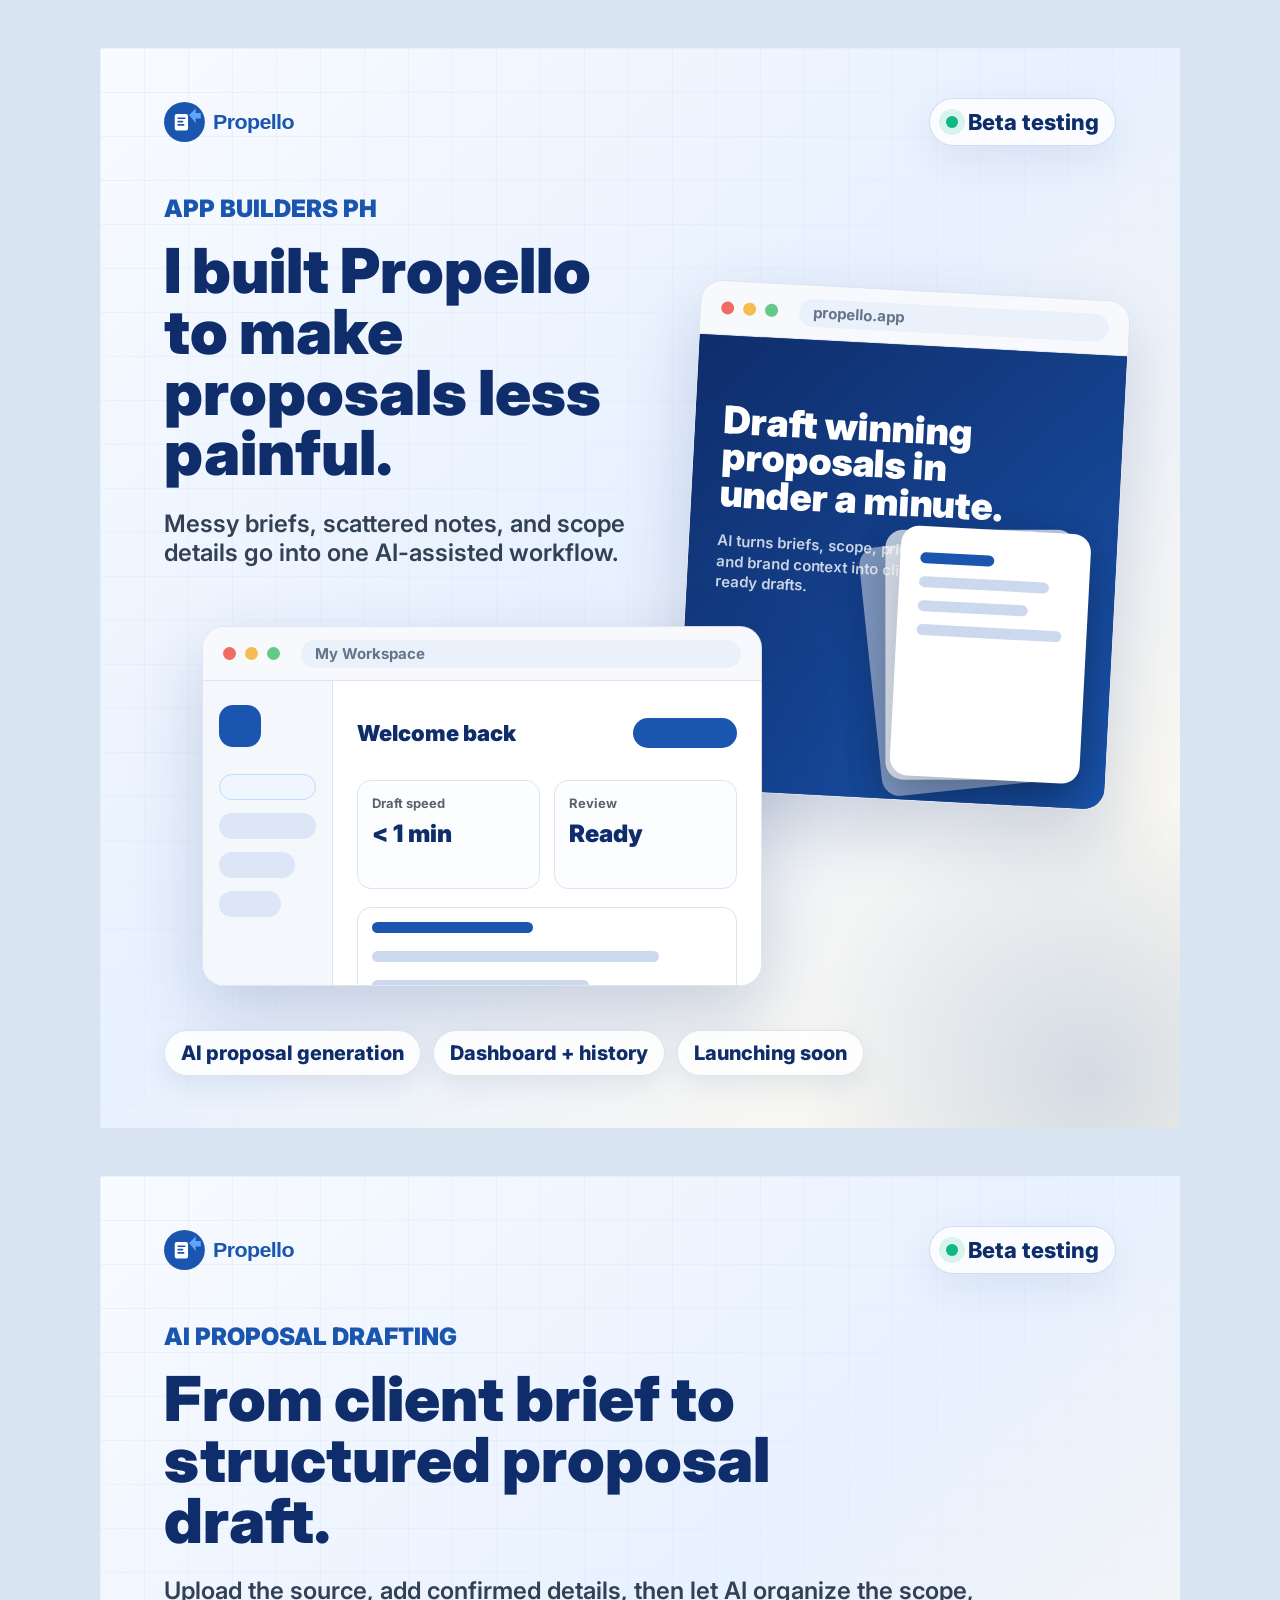
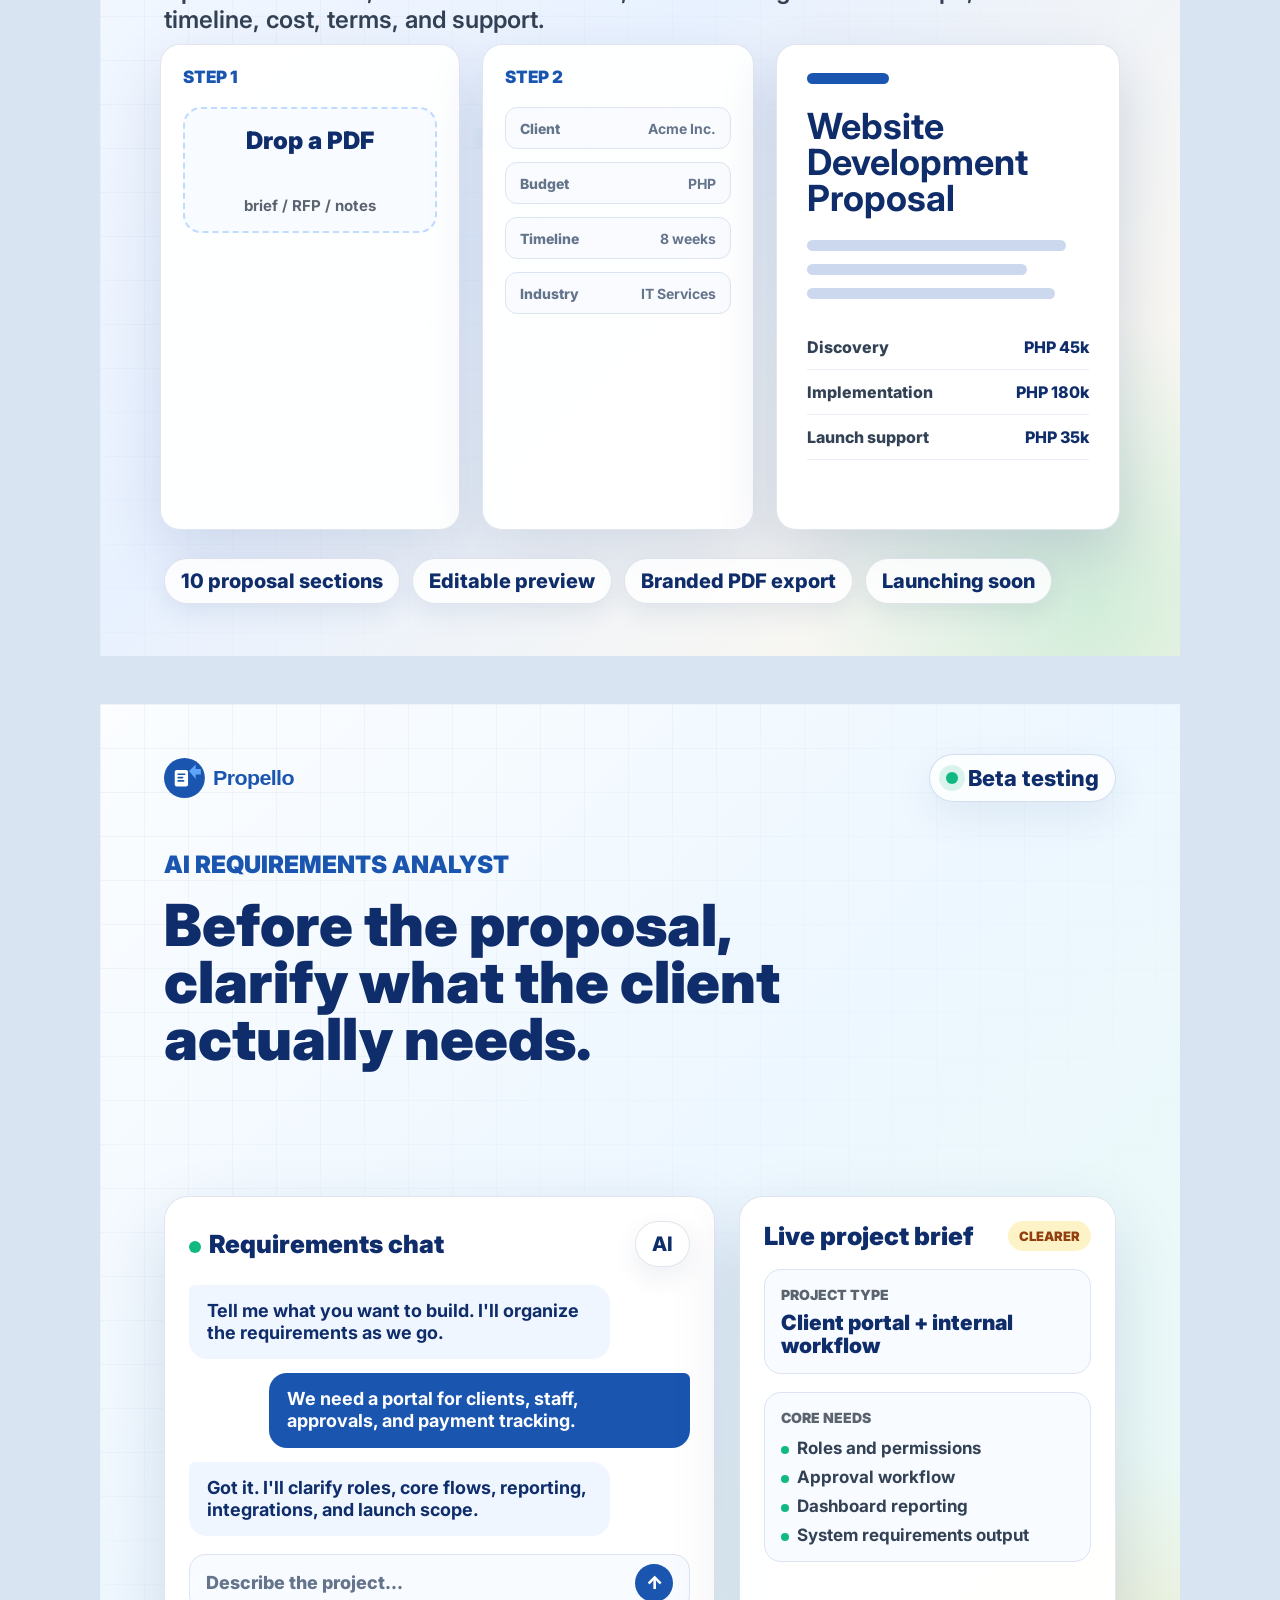
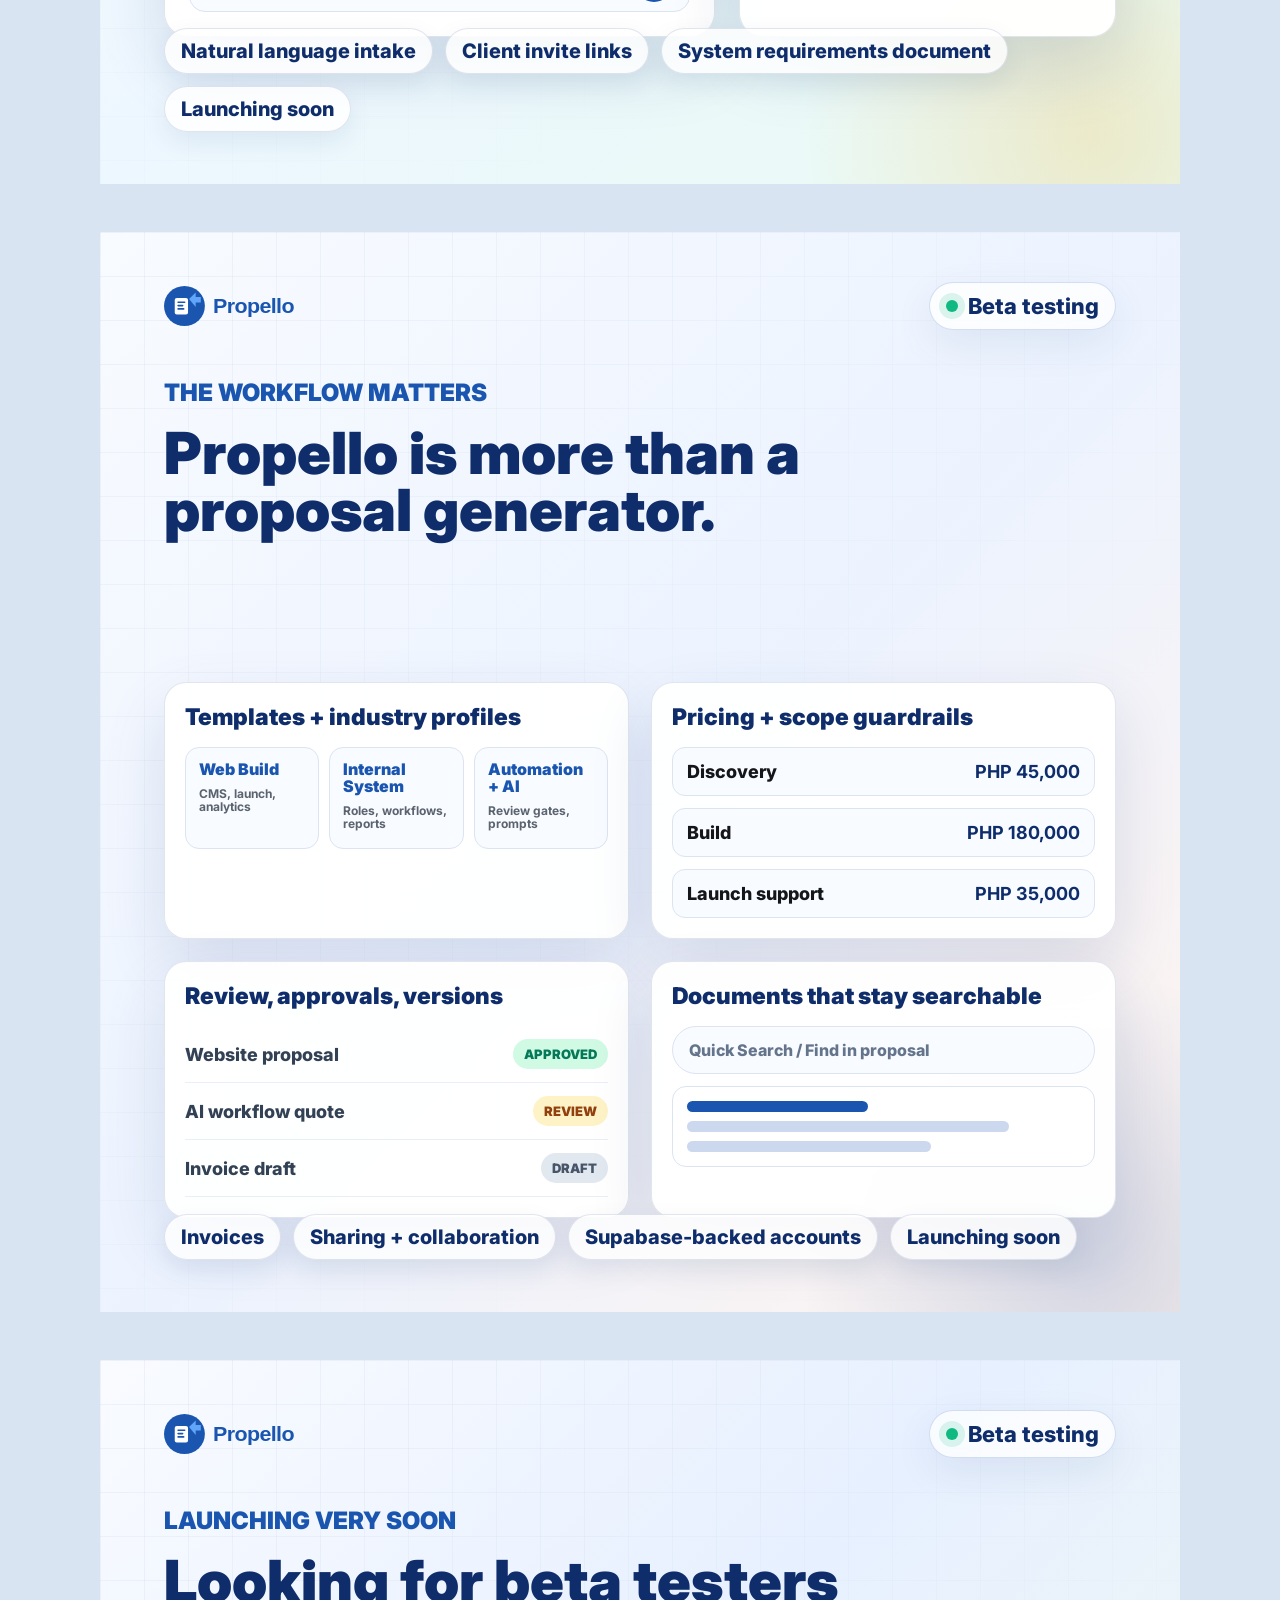
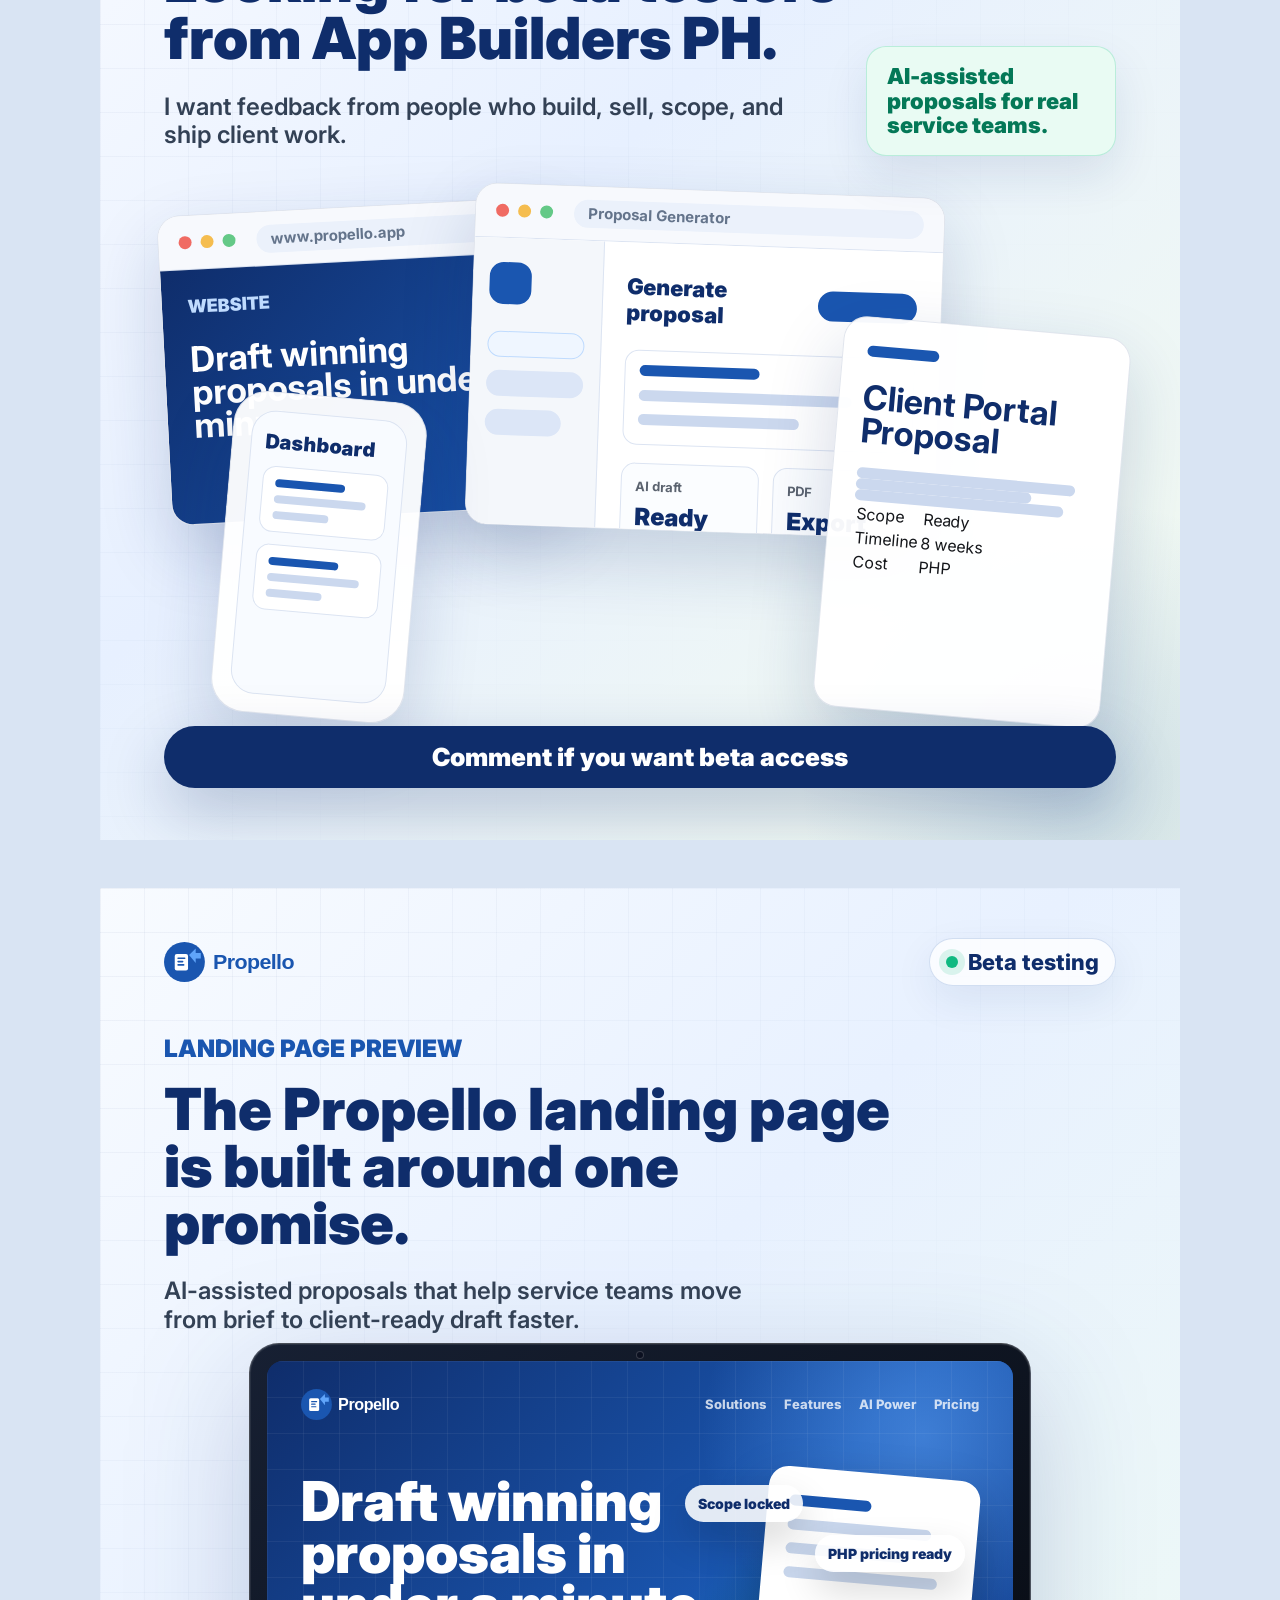
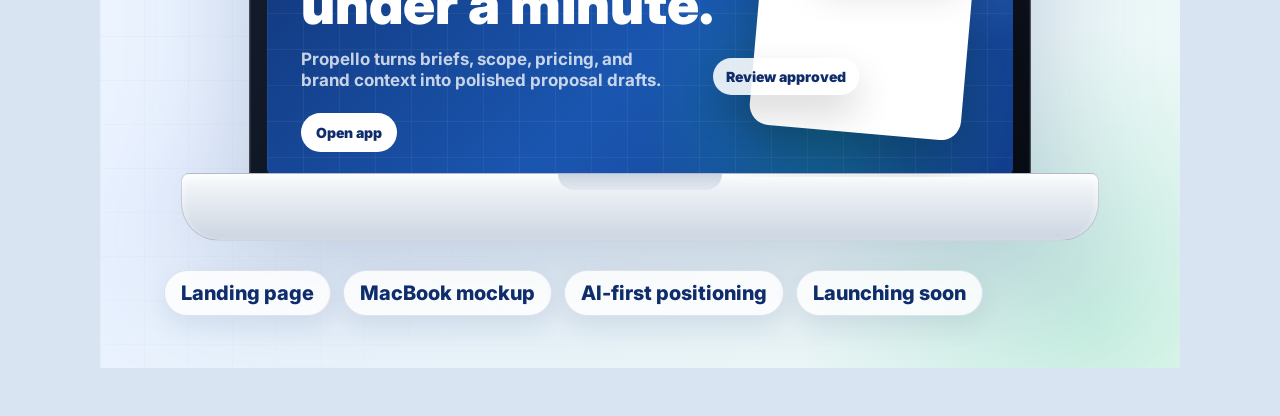
<file: social-posts/index.html>
<!DOCTYPE html>
<html lang="en">
<head>
  <meta charset="UTF-8" />
  <meta name="viewport" content="width=device-width, initial-scale=1.0" />
  <title>Propello App Builders PH Social Posts</title>
  <link rel="preconnect" href="https://fonts.googleapis.com" />
  <link rel="preconnect" href="https://fonts.gstatic.com" crossorigin />
  <link href="https://fonts.googleapis.com/css2?family=Inter:wght@400;500;600;700;800;900&display=swap" rel="stylesheet" />
  <style>
    :root {
      --blue: #1A56B0;
      --blue-dark: #0F2D6B;
      --blue-sky: #3B82F6;
      --blue-soft: #EFF6FF;
      --ink: #14161a;
      --muted: #5b636f;
      --line: #dce4f2;
      --paper: #ffffff;
      --cream: #fff8e8;
      --mint: #e9fbf3;
      --green: #10b981;
      --amber: #f59e0b;
      --coral: #ef5d50;
    }

    * { box-sizing: border-box; }
    body {
      margin: 0;
      background: #d9e4f3;
      color: var(--ink);
      font-family: Inter, system-ui, -apple-system, BlinkMacSystemFont, "Segoe UI", sans-serif;
    }

    .board {
      display: grid;
      gap: 48px;
      padding: 48px;
      justify-content: center;
    }

    .post {
      width: 1080px;
      height: 1080px;
      position: relative;
      overflow: hidden;
      background:
        linear-gradient(135deg, #f8fbff 0%, #e8f1ff 48%, #fff9ec 100%);
      isolation: isolate;
    }

    .post::before {
      content: "";
      position: absolute;
      inset: 0;
      background-image:
        linear-gradient(rgba(15, 45, 107, 0.06) 1px, transparent 1px),
        linear-gradient(90deg, rgba(15, 45, 107, 0.06) 1px, transparent 1px);
      background-size: 44px 44px;
      mask-image: linear-gradient(135deg, rgba(0, 0, 0, 0.78), transparent 72%);
      z-index: -2;
    }

    .post::after {
      content: "";
      position: absolute;
      right: -220px;
      bottom: -260px;
      width: 620px;
      height: 620px;
      background: radial-gradient(circle, rgba(26, 86, 176, 0.18), transparent 66%);
      z-index: -1;
    }

    .topbar {
      position: absolute;
      left: 64px;
      right: 64px;
      top: 50px;
      display: flex;
      align-items: center;
      justify-content: space-between;
      z-index: 4;
    }

    .logo {
      width: 188px;
      height: auto;
      display: block;
    }

    .badge {
      display: inline-flex;
      align-items: center;
      gap: 10px;
      padding: 10px 16px;
      border: 1px solid rgba(26, 86, 176, 0.18);
      border-radius: 999px;
      background: rgba(255, 255, 255, 0.76);
      color: var(--blue-dark);
      font-size: 22px;
      font-weight: 800;
      letter-spacing: 0;
      box-shadow: 0 14px 40px rgba(15, 45, 107, 0.08);
    }

    .badge i {
      width: 12px;
      height: 12px;
      border-radius: 50%;
      background: var(--green);
      box-shadow: 0 0 0 7px rgba(16, 185, 129, 0.14);
    }

    .copy {
      position: absolute;
      left: 64px;
      top: 146px;
      width: 560px;
      z-index: 5;
    }

    .copy--wide { width: 710px; }
    .copy--right {
      left: auto;
      right: 64px;
      width: 510px;
    }

    .eyebrow {
      display: block;
      margin-bottom: 18px;
      color: var(--blue);
      font-size: 24px;
      font-weight: 900;
      text-transform: uppercase;
      letter-spacing: 0;
    }

    h1 {
      margin: 0;
      color: var(--blue-dark);
      font-size: 62px;
      line-height: 0.98;
      letter-spacing: 0;
      font-weight: 900;
    }

    .copy p {
      margin: 26px 0 0;
      color: #334155;
      font-size: 24px;
      line-height: 1.2;
      font-weight: 600;
    }

    .chips {
      position: absolute;
      left: 64px;
      right: 64px;
      bottom: 52px;
      display: flex;
      flex-wrap: wrap;
      gap: 12px;
      z-index: 6;
    }

    .chip {
      display: inline-flex;
      align-items: center;
      min-height: 44px;
      padding: 10px 16px;
      border-radius: 999px;
      background: rgba(255, 255, 255, 0.84);
      border: 1px solid rgba(15, 45, 107, 0.12);
      color: var(--blue-dark);
      font-size: 20px;
      font-weight: 800;
      box-shadow: 0 10px 26px rgba(15, 45, 107, 0.08);
    }

    .browser,
    .panel,
    .phone,
    .paper {
      background: rgba(255, 255, 255, 0.96);
      border: 1px solid rgba(15, 45, 107, 0.12);
      box-shadow: 0 28px 70px rgba(15, 45, 107, 0.18);
    }

    .browser {
      border-radius: 22px;
      overflow: hidden;
    }

    .browser__bar {
      height: 54px;
      display: flex;
      align-items: center;
      gap: 9px;
      padding: 0 20px;
      background: #f7f9fd;
      border-bottom: 1px solid var(--line);
    }

    .browser__dot {
      width: 13px;
      height: 13px;
      border-radius: 50%;
      background: #d8dfeb;
    }

    .browser__dot:nth-child(1) { background: #f06b63; }
    .browser__dot:nth-child(2) { background: #f5bd4f; }
    .browser__dot:nth-child(3) { background: #64c987; }

    .browser__url {
      margin-left: 12px;
      height: 28px;
      flex: 1;
      border-radius: 999px;
      background: #ebf1fb;
      color: #64748b;
      display: flex;
      align-items: center;
      padding: 0 14px;
      font-size: 15px;
      font-weight: 700;
    }

    .landing-mock {
      position: absolute;
      right: 62px;
      top: 206px;
      width: 460px;
      height: 545px;
      transform: rotate(3deg);
      z-index: 2;
    }

    .landing-mock .browser__body {
      height: 491px;
      padding: 28px;
      background:
        linear-gradient(135deg, rgba(15, 45, 107, 0.98), rgba(26, 86, 176, 0.92)),
        #0F2D6B;
      color: #fff;
      position: relative;
      overflow: hidden;
    }

    .landing-title {
      margin-top: 38px;
      font-size: 42px;
      line-height: 0.96;
      font-weight: 900;
      color: #fff;
      max-width: 330px;
    }

    .landing-copy {
      margin-top: 20px;
      width: 270px;
      color: rgba(255, 255, 255, 0.78);
      font-size: 16px;
      line-height: 1.35;
      font-weight: 600;
    }

    .mini-doc-stack {
      position: absolute;
      right: 26px;
      bottom: 26px;
      width: 190px;
      height: 250px;
    }

    .mini-doc-stack span {
      position: absolute;
      inset: 0;
      border-radius: 18px;
      background: #fff;
      box-shadow: 0 18px 46px rgba(0, 0, 0, 0.2);
    }

    .mini-doc-stack span:nth-child(1) { transform: rotate(-9deg) translate(-26px, 6px); opacity: 0.45; }
    .mini-doc-stack span:nth-child(2) { transform: rotate(-3deg) translate(-10px, 0); opacity: 0.7; }
    .mini-doc-stack span:nth-child(3) {
      padding: 26px 20px;
      display: grid;
      align-content: start;
      gap: 13px;
    }

    .mini-doc-stack i,
    .row-line {
      display: block;
      height: 11px;
      border-radius: 999px;
      background: #cbd8ee;
    }

    .mini-doc-stack i:first-child { width: 74px; background: var(--blue); }
    .mini-doc-stack i:nth-child(2) { width: 130px; }
    .mini-doc-stack i:nth-child(3) { width: 110px; }
    .mini-doc-stack i:nth-child(4) { width: 145px; }

    .dashboard-mock {
      position: absolute;
      left: 102px;
      bottom: 142px;
      width: 560px;
      height: 360px;
      z-index: 3;
    }

    .app-shell {
      height: 100%;
      display: grid;
      grid-template-columns: 130px 1fr;
      background: #fff;
    }

    .app-nav {
      background: #f4f7fb;
      border-right: 1px solid var(--line);
      padding: 24px 16px;
      display: grid;
      gap: 13px;
      align-content: start;
    }

    .app-nav b {
      width: 42px;
      height: 42px;
      border-radius: 14px;
      background: var(--blue);
      margin-bottom: 14px;
    }

    .nav-pill {
      height: 26px;
      border-radius: 999px;
      background: #dce6f7;
    }

    .nav-pill:nth-child(2) { background: var(--blue-soft); border: 1px solid #bfdbfe; }
    .nav-pill:nth-child(4) { width: 78%; }
    .nav-pill:nth-child(5) { width: 64%; }

    .dash-body {
      padding: 24px;
      display: grid;
      gap: 18px;
    }

    .dash-head {
      display: flex;
      justify-content: space-between;
      align-items: center;
    }

    .dash-head strong {
      color: var(--blue-dark);
      font-size: 22px;
      font-weight: 900;
    }

    .primary-pill {
      width: 104px;
      height: 30px;
      border-radius: 999px;
      background: var(--blue);
    }

    .metric-grid {
      display: grid;
      grid-template-columns: repeat(2, 1fr);
      gap: 14px;
    }

    .metric {
      min-height: 78px;
      border: 1px solid var(--line);
      border-radius: 14px;
      padding: 14px;
      background: #fbfdff;
    }

    .metric span {
      display: block;
      color: var(--muted);
      font-size: 13px;
      font-weight: 700;
    }

    .metric b {
      display: block;
      margin-top: 8px;
      color: var(--blue-dark);
      font-size: 24px;
      font-weight: 900;
    }

    .doc-card {
      border: 1px solid var(--line);
      border-radius: 14px;
      padding: 14px;
      display: grid;
      gap: 9px;
      background: #fff;
    }

    .doc-card .row-line:nth-child(1) { width: 46%; background: var(--blue); }
    .doc-card .row-line:nth-child(2) { width: 82%; }
    .doc-card .row-line:nth-child(3) { width: 62%; }

    .flow-mock {
      position: absolute;
      inset: 392px 60px 126px 60px;
      display: grid;
      grid-template-columns: 300px 272px 1fr;
      gap: 22px;
      z-index: 4;
    }

    .flow-card {
      border-radius: 20px;
      border: 1px solid rgba(15, 45, 107, 0.12);
      background: rgba(255, 255, 255, 0.95);
      padding: 22px;
      box-shadow: 0 24px 60px rgba(15, 45, 107, 0.13);
      min-width: 0;
    }

    .flow-label {
      color: var(--blue);
      font-size: 17px;
      font-weight: 900;
      text-transform: uppercase;
      letter-spacing: 0;
    }

    .upload-zone {
      margin-top: 20px;
      height: 144px;
      border: 2px dashed #bfdbfe;
      border-radius: 18px;
      background: #f8fbff;
      display: grid;
      place-items: center;
      text-align: center;
      color: var(--blue-dark);
      font-size: 24px;
      font-weight: 900;
    }

    .upload-zone small {
      display: block;
      margin-top: 8px;
      color: var(--muted);
      font-size: 15px;
      font-weight: 700;
    }

    .form-lines {
      margin-top: 20px;
      display: grid;
      gap: 13px;
    }

    .input-row {
      height: 42px;
      border-radius: 12px;
      border: 1px solid var(--line);
      background: #f9fbff;
      padding: 0 14px;
      display: flex;
      align-items: center;
      justify-content: space-between;
      color: #64748b;
      font-size: 14px;
      font-weight: 800;
    }

    .proposal-paper {
      height: 100%;
      border-radius: 20px;
      padding: 28px 30px;
      background: #fff;
      box-shadow: 0 24px 60px rgba(15, 45, 107, 0.16);
      border: 1px solid rgba(15, 45, 107, 0.12);
    }

    .proposal-paper h2 {
      margin: 24px 0 24px;
      color: var(--blue-dark);
      font-size: 39px;
      line-height: 1;
      letter-spacing: 0;
    }

    .proposal-paper .row-line { margin-bottom: 13px; }
    .proposal-paper .row-line:nth-child(1) { width: 82px; background: var(--blue); }
    .proposal-paper .row-line:nth-child(3) { width: 92%; }
    .proposal-paper .row-line:nth-child(4) { width: 78%; }
    .proposal-paper .row-line:nth-child(5) { width: 88%; }
    .proposal-paper table {
      width: 100%;
      margin-top: 26px;
      border-collapse: collapse;
      font-size: 16px;
      color: #334155;
      font-weight: 800;
    }

    .proposal-paper td {
      padding: 12px 0;
      border-bottom: 1px solid #e9eef7;
    }

    .proposal-paper td:last-child { text-align: right; color: var(--blue-dark); }

    .ai-beam {
      position: absolute;
      left: 370px;
      top: 548px;
      width: 266px;
      height: 20px;
      background: linear-gradient(90deg, rgba(26, 86, 176, 0), rgba(26, 86, 176, 0.36), rgba(16, 185, 129, 0));
      transform: rotate(-2deg);
      z-index: 3;
    }

    .chat-layout {
      position: absolute;
      left: 64px;
      right: 64px;
      bottom: 132px;
      height: 565px;
      display: grid;
      grid-template-columns: 1.2fr 0.82fr;
      gap: 24px;
      z-index: 4;
    }

    .chat-panel,
    .brief-panel {
      border-radius: 24px;
      border: 1px solid rgba(15, 45, 107, 0.12);
      background: rgba(255, 255, 255, 0.96);
      box-shadow: 0 28px 70px rgba(15, 45, 107, 0.14);
      padding: 24px;
      min-width: 0;
    }

    .chat-panel {
      display: grid;
      grid-template-rows: auto 1fr auto;
      gap: 18px;
    }

    .chat-head,
    .brief-head {
      display: flex;
      align-items: center;
      justify-content: space-between;
      gap: 12px;
    }

    .chat-head strong,
    .brief-head strong {
      color: var(--blue-dark);
      font-size: 25px;
      font-weight: 900;
    }

    .live-dot {
      display: inline-flex;
      width: 12px;
      height: 12px;
      margin-right: 8px;
      border-radius: 50%;
      background: var(--green);
    }

    .message-stack {
      display: grid;
      align-content: end;
      gap: 14px;
    }

    .msg {
      max-width: 84%;
      padding: 15px 18px;
      border-radius: 18px;
      font-size: 20px;
      line-height: 1.23;
      font-weight: 700;
    }

    .msg--ai {
      background: var(--blue-soft);
      color: var(--blue-dark);
      border-top-left-radius: 6px;
    }

    .msg--user {
      justify-self: end;
      background: var(--blue);
      color: #fff;
      border-top-right-radius: 6px;
    }

    .composer {
      min-height: 58px;
      border-radius: 16px;
      border: 1px solid var(--line);
      background: #f8fbff;
      padding: 0 16px;
      color: #64748b;
      display: flex;
      align-items: center;
      justify-content: space-between;
      font-size: 18px;
      font-weight: 800;
    }

    .send-dot {
      width: 38px;
      height: 38px;
      border-radius: 50%;
      background: var(--blue);
      color: #fff;
      display: grid;
      place-items: center;
      font-weight: 900;
    }

    .brief-panel {
      display: grid;
      gap: 18px;
      align-content: start;
    }

    .brief-section {
      border-radius: 17px;
      background: #f8fbff;
      border: 1px solid var(--line);
      padding: 16px;
    }

    .brief-section span {
      display: block;
      color: var(--muted);
      font-size: 14px;
      font-weight: 900;
      text-transform: uppercase;
    }

    .brief-section b {
      display: block;
      margin-top: 9px;
      color: var(--blue-dark);
      font-size: 24px;
      line-height: 1.08;
      font-weight: 900;
    }

    .brief-list {
      margin: 12px 0 0;
      padding: 0;
      list-style: none;
      display: grid;
      gap: 9px;
    }

    .brief-list li {
      color: #334155;
      font-size: 17px;
      font-weight: 700;
    }

    .brief-list li::before {
      content: "";
      display: inline-block;
      width: 8px;
      height: 8px;
      margin-right: 8px;
      border-radius: 50%;
      background: var(--green);
    }

    .workflow-board {
      position: absolute;
      left: 64px;
      right: 64px;
      bottom: 128px;
      height: 602px;
      display: grid;
      grid-template-columns: 1fr 1fr;
      grid-template-rows: 1fr 1fr;
      gap: 22px;
      z-index: 4;
    }

    .workflow-card {
      border-radius: 22px;
      border: 1px solid rgba(15, 45, 107, 0.12);
      background: rgba(255, 255, 255, 0.95);
      box-shadow: 0 26px 64px rgba(15, 45, 107, 0.12);
      padding: 22px;
      min-width: 0;
    }

    .workflow-card strong {
      display: block;
      color: var(--blue-dark);
      font-size: 25px;
      font-weight: 900;
      margin-bottom: 16px;
    }

    .template-grid {
      display: grid;
      grid-template-columns: repeat(3, 1fr);
      gap: 10px;
    }

    .tiny-card {
      border-radius: 14px;
      border: 1px solid var(--line);
      background: #f8fbff;
      padding: 13px;
      min-height: 102px;
    }

    .tiny-card b {
      display: block;
      color: var(--blue);
      font-size: 17px;
      line-height: 1.06;
      font-weight: 900;
    }

    .tiny-card span {
      display: block;
      margin-top: 9px;
      color: var(--muted);
      font-size: 13px;
      line-height: 1.1;
      font-weight: 700;
    }

    .status-row {
      display: grid;
      grid-template-columns: 1fr auto;
      align-items: center;
      gap: 14px;
      padding: 13px 0;
      border-bottom: 1px solid #e9eef7;
      font-size: 18px;
      font-weight: 800;
      color: #334155;
    }

    .status-pill {
      padding: 7px 11px;
      border-radius: 999px;
      color: #047857;
      background: #d1fae5;
      font-size: 13px;
      font-weight: 900;
      text-transform: uppercase;
    }

    .status-pill--review { color: #92400e; background: #fef3c7; }
    .status-pill--draft { color: #475569; background: #e2e8f0; }

    .price-list {
      display: grid;
      gap: 12px;
    }

    .price-line {
      display: flex;
      justify-content: space-between;
      gap: 10px;
      padding: 13px 14px;
      border-radius: 13px;
      background: #f8fbff;
      border: 1px solid var(--line);
      font-size: 18px;
      font-weight: 800;
    }

    .price-line b { color: var(--blue-dark); }

    .search-bar {
      height: 48px;
      border-radius: 999px;
      border: 1px solid var(--line);
      background: #f8fbff;
      color: #64748b;
      display: flex;
      align-items: center;
      padding: 0 16px;
      margin-bottom: 12px;
      font-size: 16px;
      font-weight: 800;
    }

    .launch-collage {
      position: absolute;
      inset: 322px 64px 122px 64px;
      z-index: 4;
    }

    .launch-web {
      position: absolute;
      left: 0;
      top: 52px;
      width: 430px;
      height: 338px;
      transform: rotate(-3deg);
    }

    .launch-web .browser__body {
      height: 284px;
      padding: 26px;
      background: linear-gradient(135deg, #0f2d6b, #1a56b0);
      color: #fff;
    }

    .launch-web h2 {
      margin: 26px 0 0;
      color: #fff;
      font-size: 42px;
      line-height: 0.94;
      letter-spacing: 0;
    }

    .launch-app {
      position: absolute;
      left: 310px;
      top: 0;
      width: 515px;
      height: 392px;
      z-index: 3;
      transform: rotate(2deg);
    }

    .launch-pdf {
      position: absolute;
      right: 0;
      bottom: 0;
      width: 310px;
      height: 430px;
      border-radius: 24px;
      padding: 28px 24px;
      transform: rotate(5deg);
      z-index: 4;
    }

    .launch-pdf h2 {
      margin: 24px 0 20px;
      color: var(--blue-dark);
      font-size: 34px;
      line-height: 0.98;
      letter-spacing: 0;
    }

    .launch-phone {
      position: absolute;
      left: 58px;
      bottom: 0;
      width: 212px;
      height: 358px;
      border-radius: 34px;
      padding: 18px;
      transform: rotate(5deg);
      z-index: 5;
    }

    .phone-screen {
      height: 100%;
      border-radius: 24px;
      background: #f8fbff;
      border: 1px solid var(--line);
      padding: 18px 14px;
      display: grid;
      gap: 12px;
      align-content: start;
    }

    .phone-screen b {
      color: var(--blue-dark);
      font-size: 20px;
      font-weight: 900;
    }

    .phone-card {
      border-radius: 13px;
      background: #fff;
      border: 1px solid var(--line);
      padding: 12px;
    }

    .phone-card span {
      display: block;
      height: 8px;
      border-radius: 999px;
      background: #cbd8ee;
      margin-bottom: 8px;
    }

    .phone-card span:first-child { width: 70%; background: var(--blue); }
    .phone-card span:nth-child(2) { width: 92%; }
    .phone-card span:nth-child(3) { width: 56%; margin-bottom: 0; }

    .cta-strip {
      position: absolute;
      left: 64px;
      right: 64px;
      bottom: 52px;
      height: 62px;
      border-radius: 999px;
      background: var(--blue-dark);
      color: #fff;
      display: flex;
      align-items: center;
      justify-content: center;
      font-size: 25px;
      font-weight: 900;
      box-shadow: 0 24px 62px rgba(15, 45, 107, 0.25);
      z-index: 8;
    }

    .accent-note {
      position: absolute;
      right: 64px;
      top: 274px;
      width: 250px;
      padding: 17px 20px;
      border-radius: 20px;
      background: var(--mint);
      color: #047857;
      border: 1px solid rgba(16, 185, 129, 0.22);
      font-size: 22px;
      line-height: 1.12;
      font-weight: 900;
      z-index: 7;
      box-shadow: 0 20px 46px rgba(15, 45, 107, 0.1);
    }

    .post-2::after { background: radial-gradient(circle, rgba(16, 185, 129, 0.18), transparent 66%); }
    .post-3 { background: linear-gradient(135deg, #fbfdff 0%, #edf7ff 50%, #e9fbf3 100%); }
    .post-3::after { background: radial-gradient(circle, rgba(245, 158, 11, 0.18), transparent 66%); }
    .post-4 { background: linear-gradient(135deg, #f8fbff 0%, #ecf3ff 52%, #fff3ed 100%); }
    .post-5 { background: linear-gradient(135deg, #f9fbff 0%, #e7f0ff 42%, #f3fbef 100%); }

    .post-1 .copy { width: 500px; }
    .post-1 .landing-mock { top: 242px; width: 430px; height: 510px; }
    .post-1 .landing-mock .browser__body { height: 456px; }
    .post-1 .landing-title { font-size: 38px; }
    .post-1 .landing-copy { width: 230px; font-size: 15px; }
    .post-1 .dashboard-mock { bottom: 142px; }

    .post-2 .flow-mock { inset: 468px 60px 126px 60px; }
    .post-2 .copy p { width: 820px; }
    .post-2 .proposal-paper h2 { font-size: 36px; }
    .post-2 .upload-zone { height: 126px; }

    .post-3 h1 { font-size: 58px; }
    .post-3 .chat-layout { bottom: 158px; height: 430px; }
    .post-3 .msg { font-size: 18px; }
    .post-3 .brief-section b { font-size: 21px; }

    .post-4 h1 { font-size: 58px; width: 760px; }
    .post-4 .workflow-board { bottom: 150px; height: 480px; }
    .post-4 .workflow-card { padding: 20px; }
    .post-4 .workflow-card strong { font-size: 23px; }
    .post-4 .tiny-card b { font-size: 16px; }
    .post-4 .tiny-card span { font-size: 12px; }

    .post-5 h1 { width: 680px; font-size: 58px; }
    .post-5 .copy p { width: 620px; }
    .post-5 .accent-note { top: 286px; }
    .post-5 .launch-collage { inset: 430px 64px 122px 64px; }
    .post-5 .launch-web { top: 16px; width: 400px; height: 310px; }
    .post-5 .launch-web .browser__body { height: 256px; }
    .post-5 .launch-web h2 { font-size: 35px; }
    .post-5 .launch-app { left: 306px; width: 470px; height: 342px; }
    .post-5 .launch-pdf { width: 288px; height: 392px; }
    .post-5 .launch-phone { width: 194px; height: 322px; }

    .post-6 {
      background: linear-gradient(135deg, #f8fbff 0%, #e8f1ff 45%, #eefaf4 100%);
    }

    .post-6::after {
      background: radial-gradient(circle, rgba(16, 185, 129, 0.17), transparent 66%);
    }

    .post-6 h1 {
      width: 760px;
      font-size: 58px;
    }

    .post-6 .copy p {
      width: 610px;
    }

    .macbook-scene {
      position: absolute;
      left: 64px;
      right: 64px;
      top: 455px;
      height: 500px;
      z-index: 4;
    }

    .macbook {
      position: relative;
      width: 918px;
      height: 498px;
      margin: 0 auto;
      filter: drop-shadow(0 34px 60px rgba(15, 45, 107, 0.2));
    }

    .macbook__screen {
      position: absolute;
      left: 68px;
      top: 0;
      width: 782px;
      height: 452px;
      padding: 17px;
      border-radius: 30px 30px 18px 18px;
      background: linear-gradient(145deg, #172033, #070b12);
      border: 1px solid rgba(255, 255, 255, 0.24);
      box-shadow: inset 0 0 0 1px rgba(255, 255, 255, 0.08);
    }

    .macbook__camera {
      position: absolute;
      top: 7px;
      left: 50%;
      width: 8px;
      height: 8px;
      transform: translateX(-50%);
      border-radius: 50%;
      background: #0b1020;
      border: 1px solid rgba(255, 255, 255, 0.18);
      z-index: 2;
    }

    .macbook__display {
      width: 100%;
      height: 100%;
      border-radius: 16px 16px 9px 9px;
      overflow: hidden;
      background: var(--blue-dark);
      position: relative;
    }

    .macbook__base {
      position: absolute;
      left: 0;
      right: 0;
      bottom: 0;
      height: 68px;
      border-radius: 8px 8px 38px 38px;
      background: linear-gradient(180deg, #f8fafc, #cbd5e1);
      border: 1px solid rgba(100, 116, 139, 0.28);
      box-shadow: inset 0 4px 9px rgba(255, 255, 255, 0.8);
    }

    .macbook__base::before {
      content: "";
      position: absolute;
      left: 50%;
      top: 0;
      width: 164px;
      height: 16px;
      transform: translateX(-50%);
      border-radius: 0 0 16px 16px;
      background: linear-gradient(180deg, #cbd5e1, #e2e8f0);
    }

    .landing-screen {
      height: 100%;
      padding: 28px 34px;
      color: #fff;
      background:
        radial-gradient(circle at 88% 18%, rgba(96, 165, 250, 0.52), transparent 30%),
        radial-gradient(circle at 75% 86%, rgba(16, 185, 129, 0.28), transparent 28%),
        linear-gradient(135deg, #0f2d6b, #1a56b0 58%, #123d8c);
      position: relative;
      overflow: hidden;
    }

    .landing-screen::before {
      content: "";
      position: absolute;
      inset: 0;
      background-image:
        linear-gradient(rgba(255, 255, 255, 0.08) 1px, transparent 1px),
        linear-gradient(90deg, rgba(255, 255, 255, 0.08) 1px, transparent 1px);
      background-size: 36px 36px;
      opacity: 0.7;
    }

    .landing-screen__nav,
    .landing-screen__hero,
    .landing-screen__aside {
      position: relative;
      z-index: 2;
    }

    .landing-screen__nav {
      display: flex;
      align-items: center;
      justify-content: space-between;
      gap: 18px;
    }

    .landing-screen__nav img {
      width: 142px;
      height: auto;
      display: block;
    }

    .landing-screen__links {
      display: flex;
      gap: 18px;
      color: rgba(255, 255, 255, 0.76);
      font-size: 13px;
      font-weight: 800;
    }

    .landing-screen__hero {
      margin-top: 56px;
      width: 440px;
    }

    .landing-screen__hero h2 {
      margin: 0;
      color: #fff;
      font-size: 55px;
      line-height: 0.94;
      letter-spacing: 0;
      font-weight: 900;
    }

    .landing-screen__hero p {
      margin: 18px 0 0;
      width: 360px;
      color: rgba(255, 255, 255, 0.76);
      font-size: 17px;
      line-height: 1.25;
      font-weight: 700;
    }

    .landing-screen__cta {
      display: inline-flex;
      align-items: center;
      margin-top: 22px;
      padding: 11px 15px;
      border-radius: 999px;
      background: #fff;
      color: var(--blue-dark);
      font-size: 14px;
      font-weight: 900;
    }

    .landing-screen__aside {
      position: absolute;
      right: 42px;
      bottom: 44px;
      width: 212px;
      height: 260px;
    }

    .landing-screen__doc {
      position: absolute;
      inset: 0;
      border-radius: 20px;
      background: #fff;
      box-shadow: 0 24px 52px rgba(0, 0, 0, 0.25);
      transform: rotate(5deg);
      padding: 28px 22px;
      display: grid;
      align-content: start;
      gap: 13px;
    }

    .landing-screen__doc span {
      display: block;
      height: 11px;
      border-radius: 999px;
      background: #c8d6ec;
    }

    .landing-screen__doc span:first-child {
      width: 82px;
      background: var(--blue);
    }

    .landing-screen__doc span:nth-child(2) { width: 144px; }
    .landing-screen__doc span:nth-child(3) { width: 122px; }
    .landing-screen__doc span:nth-child(4) { width: 154px; }

    .landing-float {
      position: absolute;
      z-index: 3;
      padding: 10px 13px;
      border-radius: 999px;
      color: var(--blue-dark);
      background: rgba(255, 255, 255, 0.88);
      box-shadow: 0 18px 38px rgba(0, 0, 0, 0.16);
      font-size: 14px;
      font-weight: 900;
    }

    .landing-float--scope { right: 210px; top: 124px; }
    .landing-float--price { right: 48px; top: 174px; }
    .landing-float--review { right: 154px; bottom: 82px; }
  </style>
</head>
<body>
  <main class="board">
    <section class="post post-1" data-name="01-founder-build-post">
      <div class="topbar">
        <img class="logo" src="../assets/logo.svg" alt="Propello" />
        <span class="badge"><i></i> Beta testing</span>
      </div>
      <div class="copy">
        <span class="eyebrow">App Builders PH</span>
        <h1>I built Propello to make proposals less painful.</h1>
        <p>Messy briefs, scattered notes, and scope details go into one AI-assisted workflow.</p>
      </div>
      <div class="browser landing-mock">
        <div class="browser__bar"><span class="browser__dot"></span><span class="browser__dot"></span><span class="browser__dot"></span><span class="browser__url">propello.app</span></div>
        <div class="browser__body">
          <div class="landing-title">Draft winning proposals in under a minute.</div>
          <div class="landing-copy">AI turns briefs, scope, pricing, and brand context into client-ready drafts.</div>
          <div class="mini-doc-stack"><span></span><span></span><span><i></i><i></i><i></i><i></i></span></div>
        </div>
      </div>
      <div class="browser dashboard-mock">
        <div class="browser__bar"><span class="browser__dot"></span><span class="browser__dot"></span><span class="browser__dot"></span><span class="browser__url">My Workspace</span></div>
        <div class="app-shell">
          <div class="app-nav"><b></b><span class="nav-pill"></span><span class="nav-pill"></span><span class="nav-pill"></span><span class="nav-pill"></span></div>
          <div class="dash-body">
            <div class="dash-head"><strong>Welcome back</strong><span class="primary-pill"></span></div>
            <div class="metric-grid"><div class="metric"><span>Draft speed</span><b>&lt; 1 min</b></div><div class="metric"><span>Review</span><b>Ready</b></div></div>
            <div class="doc-card"><span class="row-line"></span><span class="row-line"></span><span class="row-line"></span></div>
          </div>
        </div>
      </div>
      <div class="chips">
        <span class="chip">AI proposal generation</span>
        <span class="chip">Dashboard + history</span>
        <span class="chip">Launching soon</span>
      </div>
    </section>

    <section class="post post-2" data-name="02-ai-proposal-drafting">
      <div class="topbar">
        <img class="logo" src="../assets/logo.svg" alt="Propello" />
        <span class="badge"><i></i> Beta testing</span>
      </div>
      <div class="copy copy--wide">
        <span class="eyebrow">AI proposal drafting</span>
        <h1>From client brief to structured proposal draft.</h1>
        <p>Upload the source, add confirmed details, then let AI organize the scope, timeline, cost, terms, and support.</p>
      </div>
      <span class="ai-beam"></span>
      <div class="flow-mock">
        <div class="flow-card">
          <span class="flow-label">Step 1</span>
          <div class="upload-zone">Drop a PDF<small>brief / RFP / notes</small></div>
        </div>
        <div class="flow-card">
          <span class="flow-label">Step 2</span>
          <div class="form-lines">
            <div class="input-row"><span>Client</span><b>Acme Inc.</b></div>
            <div class="input-row"><span>Budget</span><b>PHP</b></div>
            <div class="input-row"><span>Timeline</span><b>8 weeks</b></div>
            <div class="input-row"><span>Industry</span><b>IT Services</b></div>
          </div>
        </div>
        <article class="proposal-paper">
          <span class="row-line"></span>
          <h2>Website Development Proposal</h2>
          <span class="row-line"></span>
          <span class="row-line"></span>
          <span class="row-line"></span>
          <table>
            <tr><td>Discovery</td><td>PHP 45k</td></tr>
            <tr><td>Implementation</td><td>PHP 180k</td></tr>
            <tr><td>Launch support</td><td>PHP 35k</td></tr>
          </table>
        </article>
      </div>
      <div class="chips">
        <span class="chip">10 proposal sections</span>
        <span class="chip">Editable preview</span>
        <span class="chip">Branded PDF export</span>
        <span class="chip">Launching soon</span>
      </div>
    </section>

    <section class="post post-3" data-name="03-ai-requirements-analyst">
      <div class="topbar">
        <img class="logo" src="../assets/logo.svg" alt="Propello" />
        <span class="badge"><i></i> Beta testing</span>
      </div>
      <div class="copy copy--wide">
        <span class="eyebrow">AI requirements analyst</span>
        <h1>Before the proposal, clarify what the client actually needs.</h1>
      </div>
      <div class="chat-layout">
        <div class="chat-panel">
          <div class="chat-head"><strong><span class="live-dot"></span>Requirements chat</strong><span class="chip">AI</span></div>
          <div class="message-stack">
            <div class="msg msg--ai">Tell me what you want to build. I'll organize the requirements as we go.</div>
            <div class="msg msg--user">We need a portal for clients, staff, approvals, and payment tracking.</div>
            <div class="msg msg--ai">Got it. I'll clarify roles, core flows, reporting, integrations, and launch scope.</div>
          </div>
          <div class="composer"><span>Describe the project...</span><span class="send-dot">&uarr;</span></div>
        </div>
        <aside class="brief-panel">
          <div class="brief-head"><strong>Live project brief</strong><span class="status-pill--review status-pill">Clearer</span></div>
          <div class="brief-section">
            <span>Project type</span>
            <b>Client portal + internal workflow</b>
          </div>
          <div class="brief-section">
            <span>Core needs</span>
            <ul class="brief-list">
              <li>Roles and permissions</li>
              <li>Approval workflow</li>
              <li>Dashboard reporting</li>
              <li>System requirements output</li>
            </ul>
          </div>
        </aside>
      </div>
      <div class="chips">
        <span class="chip">Natural language intake</span>
        <span class="chip">Client invite links</span>
        <span class="chip">System requirements document</span>
        <span class="chip">Launching soon</span>
      </div>
    </section>

    <section class="post post-4" data-name="04-business-workflow">
      <div class="topbar">
        <img class="logo" src="../assets/logo.svg" alt="Propello" />
        <span class="badge"><i></i> Beta testing</span>
      </div>
      <div class="copy copy--wide">
        <span class="eyebrow">The workflow matters</span>
        <h1>Propello is more than a proposal generator.</h1>
      </div>
      <div class="workflow-board">
        <div class="workflow-card">
          <strong>Templates + industry profiles</strong>
          <div class="template-grid">
            <div class="tiny-card"><b>Web Build</b><span>CMS, launch, analytics</span></div>
            <div class="tiny-card"><b>Internal System</b><span>Roles, workflows, reports</span></div>
            <div class="tiny-card"><b>Automation + AI</b><span>Review gates, prompts</span></div>
          </div>
        </div>
        <div class="workflow-card">
          <strong>Pricing + scope guardrails</strong>
          <div class="price-list">
            <div class="price-line"><span>Discovery</span><b>PHP 45,000</b></div>
            <div class="price-line"><span>Build</span><b>PHP 180,000</b></div>
            <div class="price-line"><span>Launch support</span><b>PHP 35,000</b></div>
          </div>
        </div>
        <div class="workflow-card">
          <strong>Review, approvals, versions</strong>
          <div class="status-row"><span>Website proposal</span><span class="status-pill">Approved</span></div>
          <div class="status-row"><span>AI workflow quote</span><span class="status-pill status-pill--review">Review</span></div>
          <div class="status-row"><span>Invoice draft</span><span class="status-pill status-pill--draft">Draft</span></div>
        </div>
        <div class="workflow-card">
          <strong>Documents that stay searchable</strong>
          <div class="search-bar">Quick Search / Find in proposal</div>
          <div class="doc-card"><span class="row-line"></span><span class="row-line"></span><span class="row-line"></span></div>
        </div>
      </div>
      <div class="chips">
        <span class="chip">Invoices</span>
        <span class="chip">Sharing + collaboration</span>
        <span class="chip">Supabase-backed accounts</span>
        <span class="chip">Launching soon</span>
      </div>
    </section>

    <section class="post post-5" data-name="05-beta-launch-soon">
      <div class="topbar">
        <img class="logo" src="../assets/logo.svg" alt="Propello" />
        <span class="badge"><i></i> Beta testing</span>
      </div>
      <div class="copy copy--wide">
        <span class="eyebrow">Launching very soon</span>
        <h1>Looking for beta testers from App Builders PH.</h1>
        <p>I want feedback from people who build, sell, scope, and ship client work.</p>
      </div>
      <div class="accent-note">AI-assisted proposals for real service teams.</div>
      <div class="launch-collage">
        <div class="browser launch-web">
          <div class="browser__bar"><span class="browser__dot"></span><span class="browser__dot"></span><span class="browser__dot"></span><span class="browser__url">www.propello.app</span></div>
          <div class="browser__body"><span class="eyebrow" style="color:#bfdbfe;font-size:18px;margin:0;">Website</span><h2>Draft winning proposals in under a minute.</h2></div>
        </div>
        <div class="browser launch-app">
          <div class="browser__bar"><span class="browser__dot"></span><span class="browser__dot"></span><span class="browser__dot"></span><span class="browser__url">Proposal Generator</span></div>
          <div class="app-shell">
            <div class="app-nav"><b></b><span class="nav-pill"></span><span class="nav-pill"></span><span class="nav-pill"></span></div>
            <div class="dash-body">
              <div class="dash-head"><strong>Generate proposal</strong><span class="primary-pill"></span></div>
              <div class="doc-card"><span class="row-line"></span><span class="row-line"></span><span class="row-line"></span></div>
              <div class="metric-grid"><div class="metric"><span>AI draft</span><b>Ready</b></div><div class="metric"><span>PDF</span><b>Export</b></div></div>
            </div>
          </div>
        </div>
        <div class="phone launch-phone">
          <div class="phone-screen"><b>Dashboard</b><div class="phone-card"><span></span><span></span><span></span></div><div class="phone-card"><span></span><span></span><span></span></div></div>
        </div>
        <article class="paper launch-pdf">
          <span class="row-line" style="width:72px;background:var(--blue);"></span>
          <h2>Client Portal Proposal</h2>
          <span class="row-line" style="width:92%;"></span>
          <span class="row-line" style="width:74%;"></span>
          <span class="row-line" style="width:88%;"></span>
          <table>
            <tr><td>Scope</td><td>Ready</td></tr>
            <tr><td>Timeline</td><td>8 weeks</td></tr>
            <tr><td>Cost</td><td>PHP</td></tr>
          </table>
        </article>
      </div>
      <div class="cta-strip">Comment if you want beta access</div>
    </section>

    <section class="post post-6" data-name="06-landing-page-macbook">
      <div class="topbar">
        <img class="logo" src="../assets/logo.svg" alt="Propello" />
        <span class="badge"><i></i> Beta testing</span>
      </div>
      <div class="copy copy--wide">
        <span class="eyebrow">Landing page preview</span>
        <h1>The Propello landing page is built around one promise.</h1>
        <p>AI-assisted proposals that help service teams move from brief to client-ready draft faster.</p>
      </div>
      <div class="macbook-scene">
        <div class="macbook" aria-hidden="true">
          <div class="macbook__screen">
            <span class="macbook__camera"></span>
            <div class="macbook__display">
              <div class="landing-screen">
                <div class="landing-screen__nav">
                  <img src="../assets/logo-light.svg" alt="" />
                  <div class="landing-screen__links"><span>Solutions</span><span>Features</span><span>AI Power</span><span>Pricing</span></div>
                </div>
                <div class="landing-screen__hero">
                  <h2>Draft winning proposals in under a minute.</h2>
                  <p>Propello turns briefs, scope, pricing, and brand context into polished proposal drafts.</p>
                  <span class="landing-screen__cta">Open app</span>
                </div>
                <div class="landing-screen__aside">
                  <div class="landing-screen__doc"><span></span><span></span><span></span><span></span></div>
                </div>
                <span class="landing-float landing-float--scope">Scope locked</span>
                <span class="landing-float landing-float--price">PHP pricing ready</span>
                <span class="landing-float landing-float--review">Review approved</span>
              </div>
            </div>
          </div>
          <div class="macbook__base"></div>
        </div>
      </div>
      <div class="chips">
        <span class="chip">Landing page</span>
        <span class="chip">MacBook mockup</span>
        <span class="chip">AI-first positioning</span>
        <span class="chip">Launching soon</span>
      </div>
    </section>
  </main>
</body>
</html>
</file>
